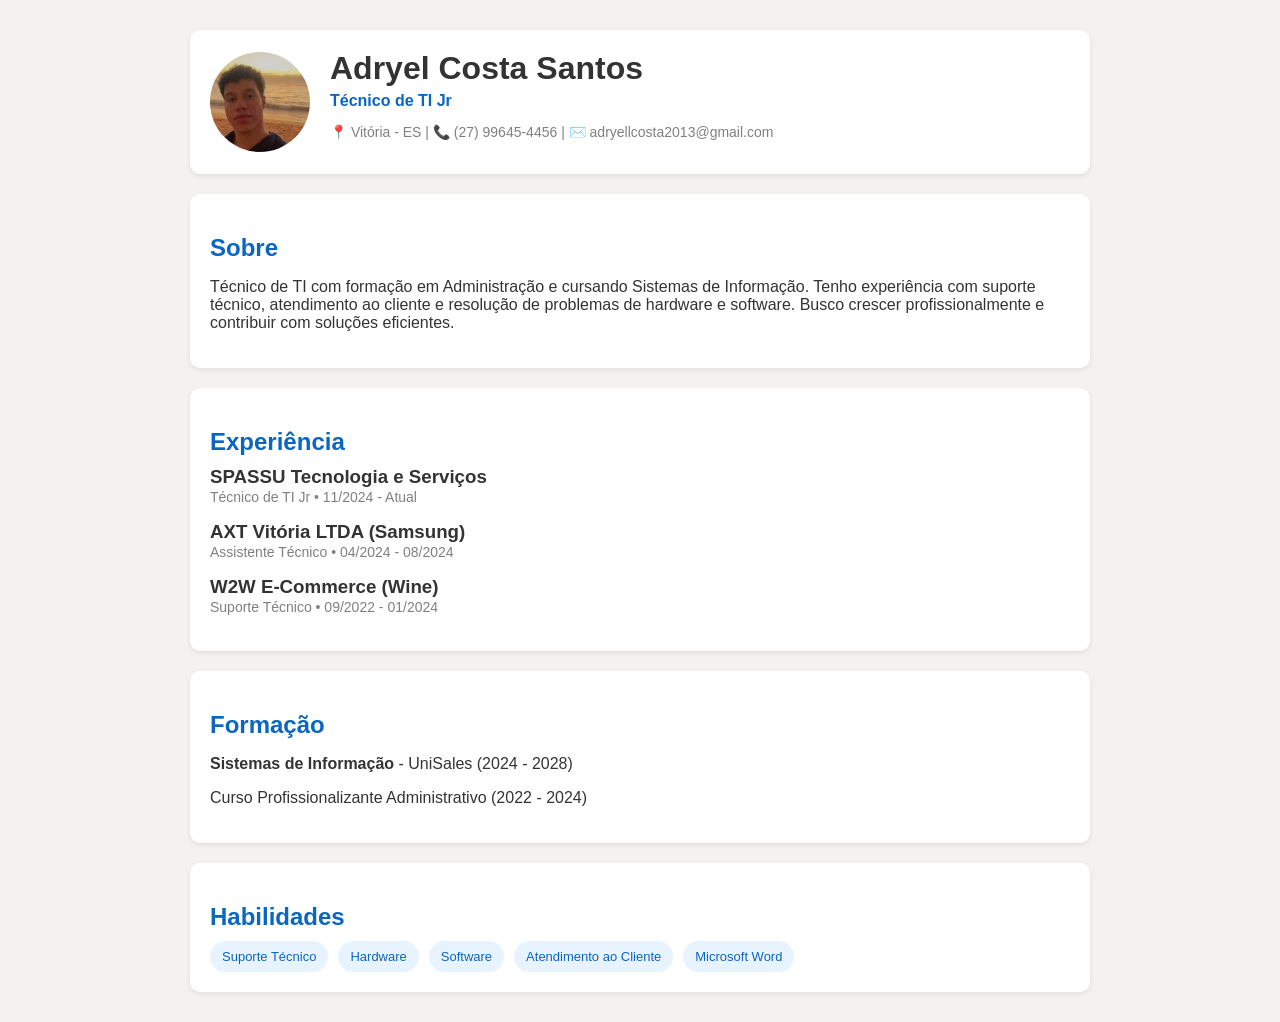
<file: Adryel Costa Santos/Atividade Curriculo/index.html>
<!DOCTYPE html>
<html lang="pt-br">
<head>
    <meta charset="UTF-8">
    <meta name="viewport" content="width=device-width, initial-scale=1.0">
    <title>Adryel Costa Santos</title>
    <link rel="stylesheet" href="style.css">
</head>
<body>

<div class="container">

    <!-- HEADER -->
    <header class="header">
        <img src="foto.jpg" class="foto">
        <div>
            <h1>Adryel Costa Santos</h1>
            <p class="cargo">Técnico de TI Jr</p>
            <p class="info">📍 Vitória - ES | 📞 (27) 99645-4456 | ✉️ adryellcosta2013@gmail.com</p>
        </div>
    </header>

    <!-- SOBRE -->
    <section class="card">
        <h2>Sobre</h2>
        <p>
            Técnico de TI com formação em Administração e cursando Sistemas de Informação.
            Tenho experiência com suporte técnico, atendimento ao cliente e resolução de
            problemas de hardware e software. Busco crescer profissionalmente e contribuir
            com soluções eficientes.
        </p>
    </section>

    <!-- EXPERIÊNCIA -->
    <section class="card">
        <h2>Experiência</h2>

        <div class="job">
            <h3>SPASSU Tecnologia e Serviços</h3>
            <span>Técnico de TI Jr • 11/2024 - Atual</span>
        </div>

        <div class="job">
            <h3>AXT Vitória LTDA (Samsung)</h3>
            <span>Assistente Técnico • 04/2024 - 08/2024</span>
        </div>

        <div class="job">
            <h3>W2W E-Commerce (Wine)</h3>
            <span>Suporte Técnico • 09/2022 - 01/2024</span>
        </div>

    </section>

    <!-- FORMAÇÃO -->
    <section class="card">
        <h2>Formação</h2>
        <p><strong>Sistemas de Informação</strong> - UniSales (2024 - 2028)</p>
        <p>Curso Profissionalizante Administrativo (2022 - 2024)</p>
    </section>

    <!-- HABILIDADES -->
    <section class="card">
        <h2>Habilidades</h2>
        <div class="skills">
            <span>Suporte Técnico</span>
            <span>Hardware</span>
            <span>Software</span>
            <span>Atendimento ao Cliente</span>
            <span>Microsoft Word</span>
        </div>
    </section>

</div>

</body>
</html>
</file>
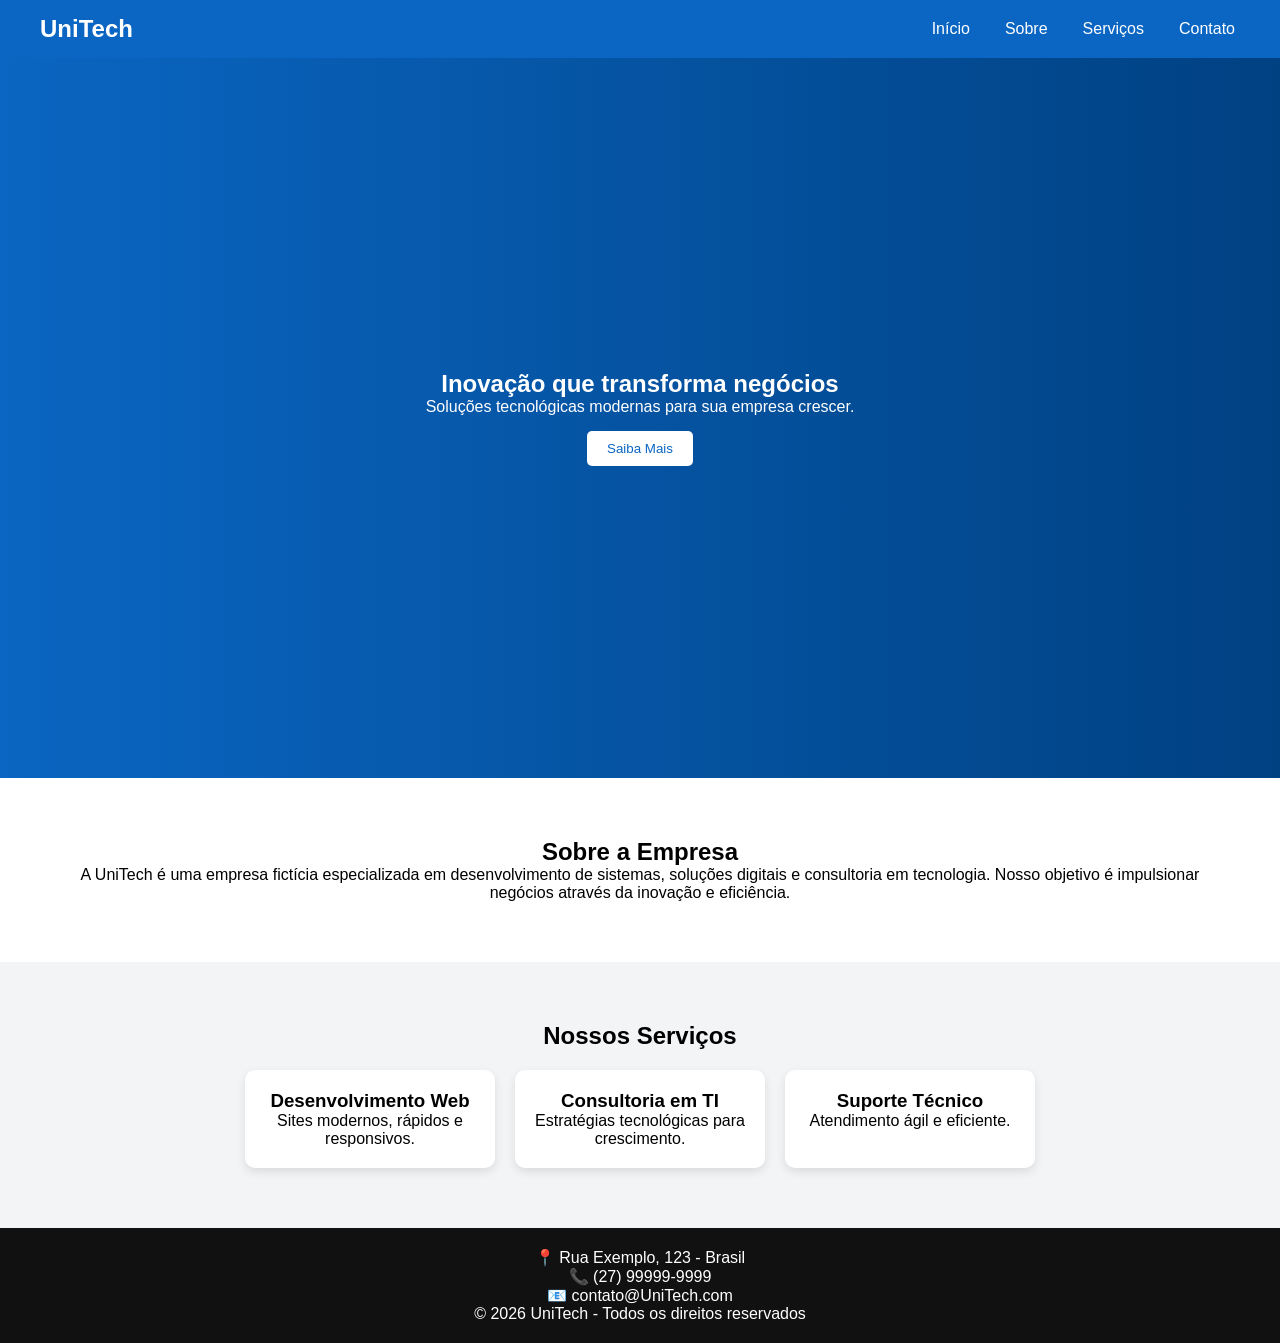
<file: Adryel Costa Santos/Atividade Página institucional/index.html>
<!DOCTYPE html>
<html lang="pt-BR">
<head>
    <meta charset="UTF-8">
    <title>UniTech Soluções</title>

    <style>
        * {
            margin: 0;
            padding: 0;
            box-sizing: border-box;
            font-family: Arial, sans-serif;
        }

        /* MENU */
        header {
            background: #0a66c2;
            padding: 15px 40px;
        }

        .menu {
            display: flex;
            justify-content: space-between;
            align-items: center;
        }

        .logo {
            color: white;
        }

        .menu ul {
            list-style: none;
            display: flex;
            gap: 25px;
        }

        .menu a {
            color: white;
            text-decoration: none;
            position: relative;
            padding: 5px;
            transition: 0.3s;
        }

        /* EFEITO HOVER */
        .menu a::after {
            content: "";
            position: absolute;
            width: 0%;
            height: 2px;
            background: white;
            left: 0;
            bottom: -5px;
            transition: 0.3s;
        }

        .menu a:hover::after {
            width: 100%;
        }

        .menu a:hover {
            color: #dbeafe;
        }

        /* BANNER */
        .banner {
            height: 80vh;
            background: linear-gradient(to right, #0a66c2, #004182);
            display: flex;
            align-items: center;
            justify-content: center;
            color: white;
            text-align: center;
        }

        .banner button {
            margin-top: 15px;
            padding: 10px 20px;
            border: none;
            background: white;
            color: #0a66c2;
            cursor: pointer;
            border-radius: 5px;
            transition: 0.3s;
        }

        .banner button:hover {
            background: #e2e8f0;
        }

        /* SOBRE */
        .sobre {
            padding: 60px;
            text-align: center;
        }

        /* SERVIÇOS */
        .servicos {
            padding: 60px;
            background: #f3f4f6;
            text-align: center;
        }

        .cards {
            display: flex;
            justify-content: center;
            gap: 20px;
            margin-top: 20px;
        }

        .card {
            background: white;
            padding: 20px;
            width: 250px;
            border-radius: 10px;
            box-shadow: 0px 4px 10px rgba(0,0,0,0.1);
            transition: 0.3s;
        }

        /* EFEITO CARD */
        .card:hover {
            transform: translateY(-10px);
        }

        /* RODAPÉ */
        footer {
            background: #111;
            color: white;
            text-align: center;
            padding: 20px;
        }
    </style>
</head>

<body>

<header>
    <nav class="menu">
        <h1 class="logo">UniTech</h1>
        <ul>
            <li><a href="#">Início</a></li>
            <li><a href="#sobre">Sobre</a></li>
            <li><a href="#servicos">Serviços</a></li>
            <li><a href="#contato">Contato</a></li>
        </ul>
    </nav>
</header>

<section class="banner">
    <div>
        <h2>Inovação que transforma negócios</h2>
        <p>Soluções tecnológicas modernas para sua empresa crescer.</p>
        <button>Saiba Mais</button>
    </div>
</section>

<section id="sobre" class="sobre">
    <h2>Sobre a Empresa</h2>
    <p>
        A UniTech é uma empresa fictícia especializada em desenvolvimento de sistemas,
        soluções digitais e consultoria em tecnologia. Nosso objetivo é impulsionar
        negócios através da inovação e eficiência.
    </p>
</section>

<section id="servicos" class="servicos">
    <h2>Nossos Serviços</h2>

    <div class="cards">
        <div class="card">
            <h3>Desenvolvimento Web</h3>
            <p>Sites modernos, rápidos e responsivos.</p>
        </div>

        <div class="card">
            <h3>Consultoria em TI</h3>
            <p>Estratégias tecnológicas para crescimento.</p>
        </div>

        <div class="card">
            <h3>Suporte Técnico</h3>
            <p>Atendimento ágil e eficiente.</p>
        </div>
    </div>
</section>

<footer id="contato">
    <p>📍 Rua Exemplo, 123 - Brasil</p>
    <p>📞 (27) 99999-9999</p>
    <p>📧 contato@UniTech.com</p>
    <p>© 2026 UniTech - Todos os direitos reservados</p>
</footer>

</body>
</html>
</file>
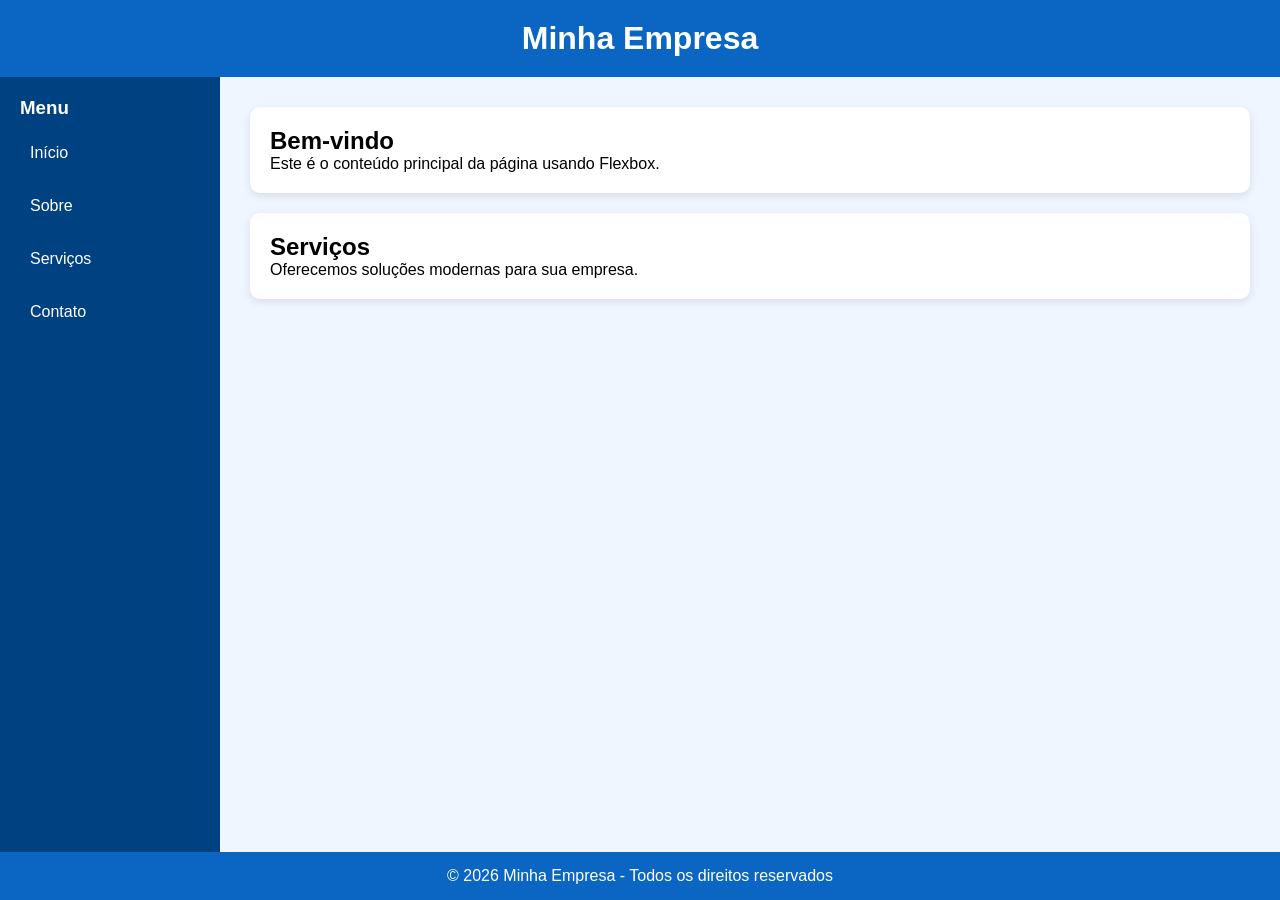
<file: Adryel Costa Santos/FlexBlox/index.html>
<!DOCTYPE html>
<html lang="pt-BR">
<head>
    <meta charset="UTF-8">
    <title>Layout Flexbox</title>

<link rel="stylesheet" href="style.css">
</head>

<body>

<header>
    <h1>Minha Empresa</h1>
</header>

<div class="container">

    <aside>
        <h3>Menu</h3>
        <a href="#">Início</a>
        <a href="#">Sobre</a>
        <a href="#">Serviços</a>
        <a href="#">Contato</a>
    </aside>

    <main>
        <div class="card">
            <h2>Bem-vindo</h2>
            <p>Este é o conteúdo principal da página usando Flexbox.</p>
        </div>

        <div class="card">
            <h2>Serviços</h2>
            <p>Oferecemos soluções modernas para sua empresa.</p>
        </div>
    </main>

</div>

<footer>
    <p>© 2026 Minha Empresa - Todos os direitos reservados</p>
</footer>

</body>
</html>
</file>
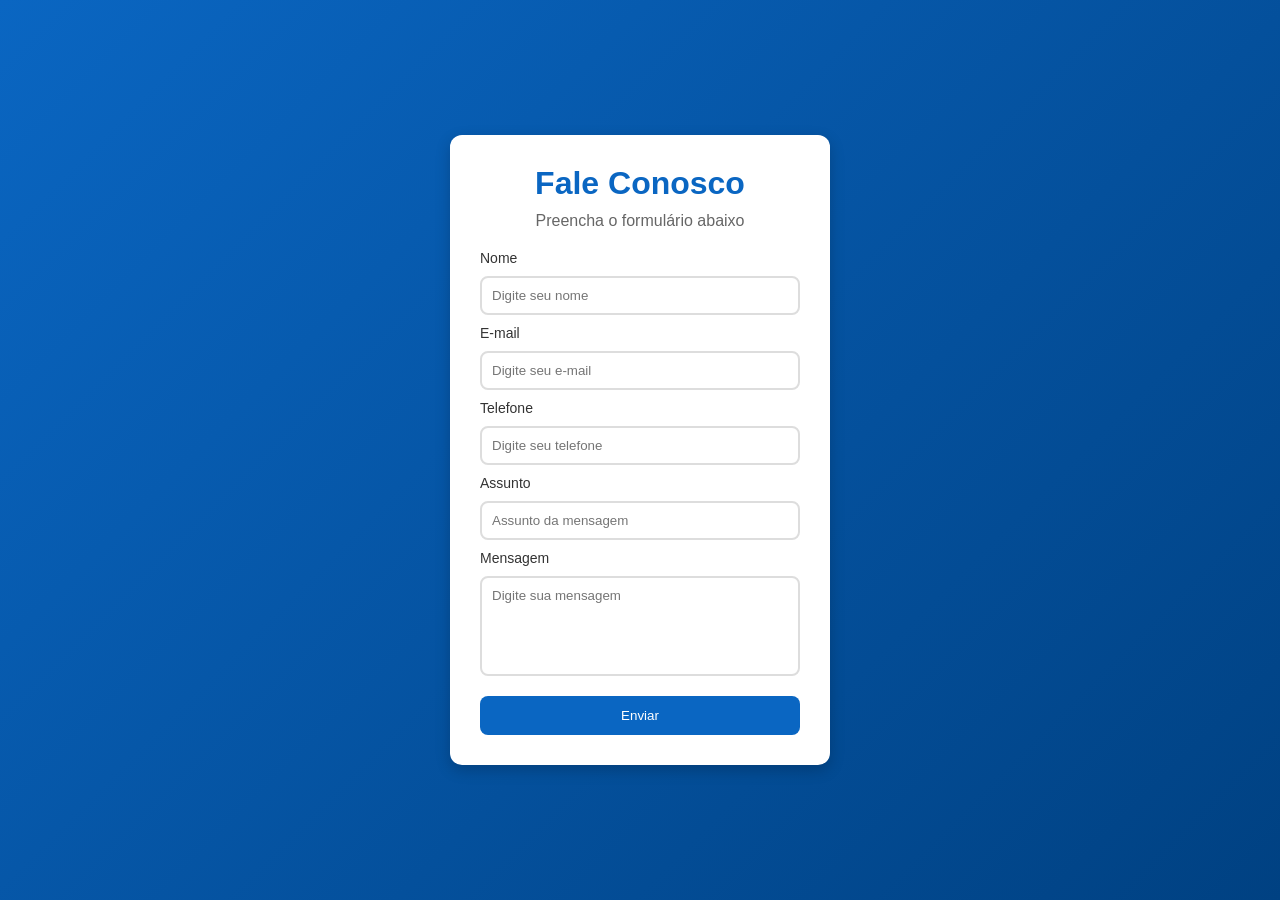
<file: Adryel Costa Santos/Formulário de Contato/index.html>
<!DOCTYPE html>
<html lang="pt-BR">
<head>
    <meta charset="UTF-8">
    <title>Contato</title>
    <link rel="stylesheet" href="style.css">
</head>

<body>

<div class="container">

    <form class="formulario">

        <h1>Fale Conosco</h1>
        <p>Preencha o formulário abaixo</p>

        <label>Nome</label>
        <input type="text" placeholder="Digite seu nome">

        <label>E-mail</label>
        <input type="email" placeholder="Digite seu e-mail">

        <label>Telefone</label>
        <input type="tel" placeholder="Digite seu telefone">

        <label>Assunto</label>
        <input type="text" placeholder="Assunto da mensagem">

        <label>Mensagem</label>
        <textarea placeholder="Digite sua mensagem"></textarea>

        <button type="submit">Enviar</button>

    </form>

</div>

</body>
</html>
</file>
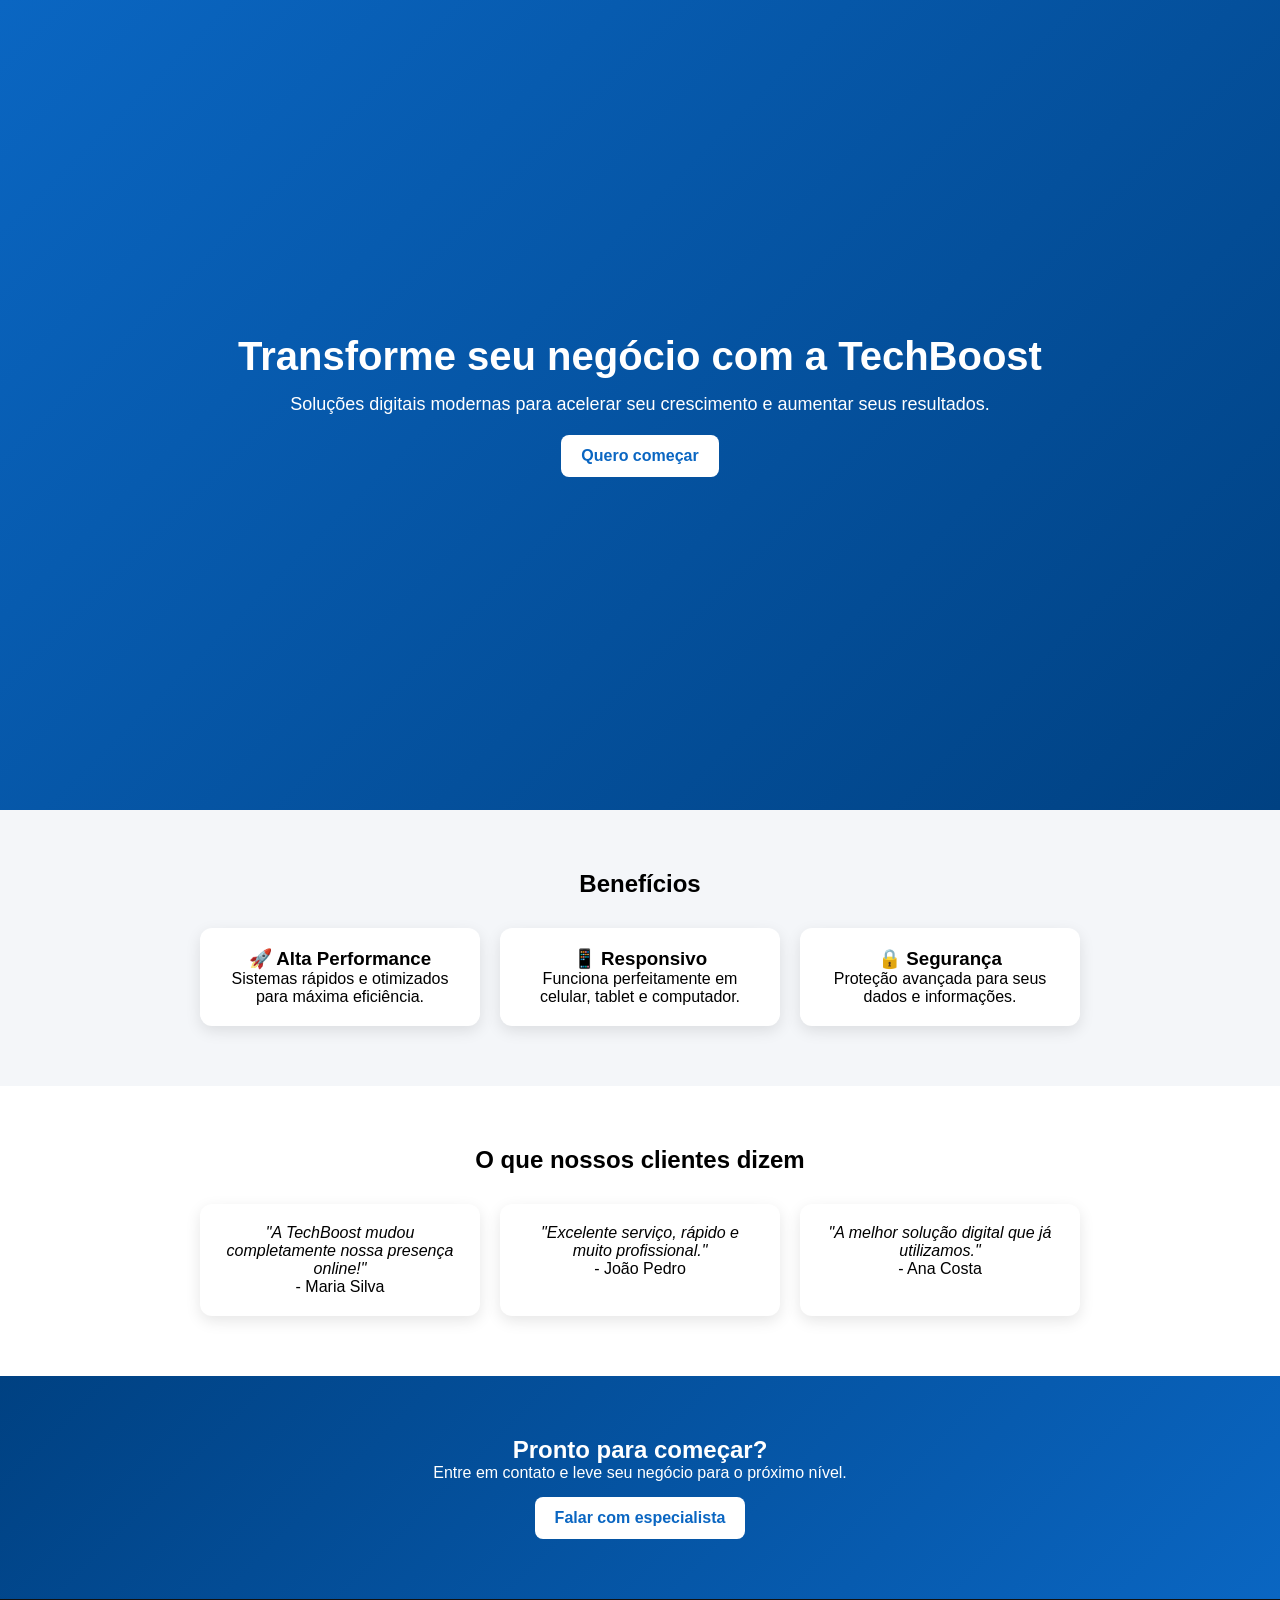
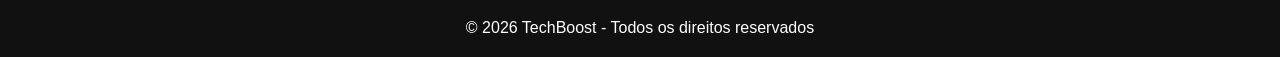
<file: Adryel Costa Santos/Landing Page/index.html>
<!DOCTYPE html>
<html lang="pt-BR">
<head>
    <meta charset="UTF-8">
    <title>Landing Page - TechBoost</title>
    <link rel="stylesheet" href="style.css">
</head>

<body>

<!-- HERO (DESTAQUE) -->
<header class="hero">
    <div class="hero-content">
        <h1>Transforme seu negócio com a TechBoost</h1>
        <p>Soluções digitais modernas para acelerar seu crescimento e aumentar seus resultados.</p>
        <a href="#cta" class="btn">Quero começar</a>
    </div>
</header>

<!-- BENEFÍCIOS -->
<section class="beneficios">
    <h2>Benefícios</h2>

    <div class="cards">
        <div class="card">
            <h3>🚀 Alta Performance</h3>
            <p>Sistemas rápidos e otimizados para máxima eficiência.</p>
        </div>

        <div class="card">
            <h3>📱 Responsivo</h3>
            <p>Funciona perfeitamente em celular, tablet e computador.</p>
        </div>

        <div class="card">
            <h3>🔒 Segurança</h3>
            <p>Proteção avançada para seus dados e informações.</p>
        </div>
    </div>
</section>

<!-- DEPOIMENTOS -->
<section class="depoimentos">
    <h2>O que nossos clientes dizem</h2>

    <div class="cards">
        <div class="card">
            <p>"A TechBoost mudou completamente nossa presença online!"</p>
            <span>- Maria Silva</span>
        </div>

        <div class="card">
            <p>"Excelente serviço, rápido e muito profissional."</p>
            <span>- João Pedro</span>
        </div>

        <div class="card">
            <p>"A melhor solução digital que já utilizamos."</p>
            <span>- Ana Costa</span>
        </div>
    </div>
</section>

<!-- CTA -->
<section id="cta" class="cta">
    <h2>Pronto para começar?</h2>
    <p>Entre em contato e leve seu negócio para o próximo nível.</p>
    <a href="#" class="btn">Falar com especialista</a>
</section>

<!-- RODAPÉ -->
<footer>
    <p>© 2026 TechBoost - Todos os direitos reservados</p>
</footer>

</body>
</html>
</file>
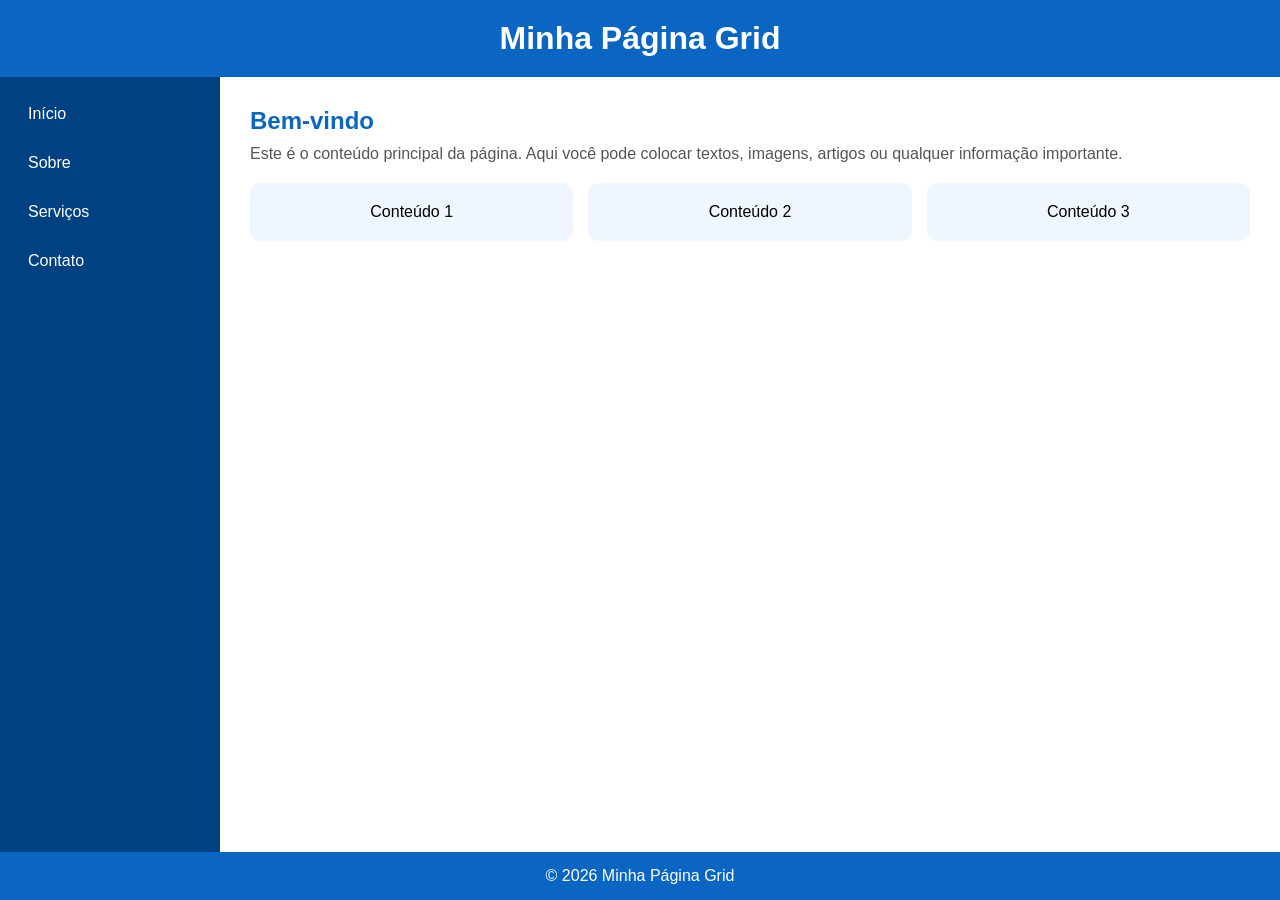
<file: Adryel Costa Santos/Layout com CSS Grid/index.html>
<!DOCTYPE html>
<html lang="pt-BR">
<head>
    <meta charset="UTF-8">
    <title>Layout com CSS Grid</title>
    <link rel="stylesheet" href="style.css">
</head>

<body>

<div class="grid-container">

    <header>
        <h1>Minha Página Grid</h1>
    </header>

    <nav>
        <ul>
            <li><a href="#">Início</a></li>
            <li><a href="#">Sobre</a></li>
            <li><a href="#">Serviços</a></li>
            <li><a href="#">Contato</a></li>
        </ul>
    </nav>

    <main>
        <h2>Bem-vindo</h2>
        <p>
            Este é o conteúdo principal da página. Aqui você pode colocar textos,
            imagens, artigos ou qualquer informação importante.
        </p>

        <div class="cards">
            <div class="card">Conteúdo 1</div>
            <div class="card">Conteúdo 2</div>
            <div class="card">Conteúdo 3</div>
        </div>
    </main>

    <footer>
        <p>© 2026 Minha Página Grid</p>
    </footer>

</div>

</body>
</html>
</file>
<file: Adryel Costa Santos/Atividade Curriculo/style.css>
body {
    margin: 0;
    font-family: 'Segoe UI', Arial, sans-serif;
    background: #f3f2ef;
    color: #333;
}

.container {
    max-width: 900px;
    margin: 30px auto;
}

/* HEADER */
.header {
    background: white;
    display: flex;
    align-items: center;
    padding: 20px;
    border-radius: 10px;
    gap: 20px;
    box-shadow: 0 2px 5px rgba(0,0,0,0.08);
}

.foto {
    width: 100px;
    height: 100px;
    border-radius: 50%;
    object-fit: cover;
}

.header h1 {
    margin: 0;
}

.cargo {
    color: #0a66c2;
    font-weight: bold;
    margin: 5px 0;
}

.info {
    font-size: 14px;
    color: gray;
}

/* CARDS */
.card {
    background: white;
    padding: 20px;
    margin-top: 20px;
    border-radius: 10px;
    box-shadow: 0 2px 5px rgba(0,0,0,0.08);
}

.card h2 {
    margin-bottom: 10px;
    color: #0a66c2;
}

/* EXPERIÊNCIA */
.job {
    margin-bottom: 15px;
}

.job h3 {
    margin: 0;
}

.job span {
    font-size: 14px;
    color: gray;
}

/* SKILLS */
.skills {
    display: flex;
    flex-wrap: wrap;
    gap: 10px;
}

.skills span {
    background: #e7f3ff;
    color: #0a66c2;
    padding: 8px 12px;
    border-radius: 20px;
    font-size: 13px;
}

/* RESPONSIVO */
@media (max-width: 600px) {
    .header {
        flex-direction: column;
        text-align: center;
    }
}
</file>
<file: Adryel Costa Santos/FlexBlox/style.css>
* {
            margin: 0;
            padding: 0;
            box-sizing: border-box;
            font-family: Arial, sans-serif;
        }

        body {
            display: flex;
            flex-direction: column;
            height: 100vh;
        }

        /* CABEÇALHO */
        header {
            background: #0a66c2;
            color: white;
            padding: 20px;
            text-align: center;
        }

        /* CONTAINER PRINCIPAL */
        .container {
            display: flex;
            flex: 1;
        }

        /* MENU LATERAL */
        aside {
            width: 220px;
            background: #004182;
            color: white;
            padding: 20px;

            display: flex;
            flex-direction: column;
            gap: 15px;
        }

        aside a {
            color: white;
            text-decoration: none;
            padding: 10px;
            border-radius: 5px;
            transition: 0.3s;
        }

        aside a:hover {
            background: #0a66c2;
        }

        /* CONTEÚDO PRINCIPAL */
        main {
            flex: 1;
            background: #f0f6ff;
            padding: 30px;

            display: flex;
            flex-direction: column;
            gap: 20px;
        }

        .card {
            background: white;
            padding: 20px;
            border-radius: 10px;
            box-shadow: 0px 3px 8px rgba(0,0,0,0.1);
        }

        /* RODAPÉ */
        footer {
            background: #0a66c2;
            color: white;
            text-align: center;
            padding: 15px;
        }
</file>
<file: Adryel Costa Santos/Formulário de Contato/style.css>
* {
    margin: 0;
    padding: 0;
    box-sizing: border-box;
    font-family: Arial, sans-serif;
}

body {
    background: linear-gradient(135deg, #0a66c2, #004182);
    height: 100vh;
    display: flex;
    justify-content: center;
    align-items: center;
}

/* CONTAINER */
.container {
    width: 100%;
    display: flex;
    justify-content: center;
}

/* FORMULÁRIO */
.formulario {
    background: white;
    padding: 30px;
    width: 380px;
    border-radius: 12px;
    box-shadow: 0px 5px 15px rgba(0,0,0,0.2);

    display: flex;
    flex-direction: column;
    gap: 10px;
}

.formulario h1 {
    text-align: center;
    color: #0a66c2;
}

.formulario p {
    text-align: center;
    color: #666;
    margin-bottom: 10px;
}

/* LABEL */
label {
    font-size: 14px;
    color: #333;
}

/* INPUTS */
input, textarea {
    padding: 10px;
    border: 2px solid #ddd;
    border-radius: 8px;
    outline: none;
    transition: 0.3s;
}

/* FOCO NOS CAMPOS */
input:focus, textarea:focus {
    border-color: #0a66c2;
    box-shadow: 0px 0px 5px rgba(10, 102, 194, 0.4);
}

/* TEXTAREA */
textarea {
    resize: none;
    height: 100px;
}

/* BOTÃO */
button {
    margin-top: 10px;
    padding: 12px;
    background: #0a66c2;
    color: white;
    border: none;
    border-radius: 8px;
    cursor: pointer;
    transition: 0.3s;
}

button:hover {
    background: #004182;
}
</file>
<file: Adryel Costa Santos/Landing Page/style.css>
* {
    margin: 0;
    padding: 0;
    box-sizing: border-box;
    font-family: Arial, sans-serif;
}

/* HERO */
.hero {
    height: 90vh;
    background: linear-gradient(135deg, #0a66c2, #004182);
    color: white;
    display: flex;
    justify-content: center;
    align-items: center;
    text-align: center;
    padding: 20px;
}

.hero-content h1 {
    font-size: 40px;
    margin-bottom: 15px;
}

.hero-content p {
    font-size: 18px;
    margin-bottom: 20px;
}

/* BOTÃO */
.btn {
    display: inline-block;
    padding: 12px 20px;
    background: white;
    color: #0a66c2;
    text-decoration: none;
    border-radius: 8px;
    font-weight: bold;
    transition: 0.3s;
}

.btn:hover {
    background: #e6e6e6;
    transform: scale(1.05);
}

/* SEÇÕES */
section {
    padding: 60px 20px;
    text-align: center;
}

/* CARDS */
.cards {
    display: flex;
    justify-content: center;
    gap: 20px;
    margin-top: 30px;
    flex-wrap: wrap;
}

.card {
    background: white;
    padding: 20px;
    width: 280px;
    border-radius: 12px;
    box-shadow: 0px 5px 15px rgba(0,0,0,0.1);
    transition: 0.3s;
}

.card:hover {
    transform: translateY(-8px);
}

/* BENEFÍCIOS */
.beneficios {
    background: #f4f6f9;
}

/* DEPOIMENTOS */
.depoimentos {
    background: #ffffff;
}

.depoimentos .card p {
    font-style: italic;
}

/* CTA FINAL */
.cta {
    background: linear-gradient(135deg, #004182, #0a66c2);
    color: white;
}

.cta .btn {
    margin-top: 15px;
}

/* RODAPÉ */
footer {
    background: #111;
    color: white;
    text-align: center;
    padding: 20px;
}
</file>
<file: Adryel Costa Santos/Layout com CSS Grid/style.css>
* {
    margin: 0;
    padding: 0;
    box-sizing: border-box;
    font-family: Arial, sans-serif;
}

body {
    background: #f4f6f9;
}

/* GRID PRINCIPAL */
.grid-container {
    display: grid;
    grid-template-areas:
        "header header"
        "nav main"
        "footer footer";
    grid-template-columns: 220px 1fr;
    grid-template-rows: auto 1fr auto;
    min-height: 100vh;
}

/* HEADER */
header {
    grid-area: header;
    background: #0a66c2;
    color: white;
    padding: 20px;
    text-align: center;
}

/* MENU */
nav {
    grid-area: nav;
    background: #004182;
    padding: 20px;
}

nav ul {
    list-style: none;
}

nav li {
    margin-bottom: 15px;
}

nav a {
    color: white;
    text-decoration: none;
    padding: 8px;
    display: block;
    border-radius: 5px;
    transition: 0.3s;
}

nav a:hover {
    background: #0a66c2;
}

/* CONTEÚDO */
main {
    grid-area: main;
    background: white;
    padding: 30px;
}

main h2 {
    margin-bottom: 10px;
    color: #0a66c2;
}

main p {
    color: #555;
    margin-bottom: 20px;
}

/* CARDS */
.cards {
    display: grid;
    grid-template-columns: repeat(3, 1fr);
    gap: 15px;
}

.card {
    background: #f0f6ff;
    padding: 20px;
    border-radius: 10px;
    text-align: center;
    transition: 0.3s;
}

.card:hover {
    transform: translateY(-5px);
    background: #dbeafe;
}

/* RODAPÉ */
footer {
    grid-area: footer;
    background: #0a66c2;
    color: white;
    text-align: center;
    padding: 15px;
}
</file>
